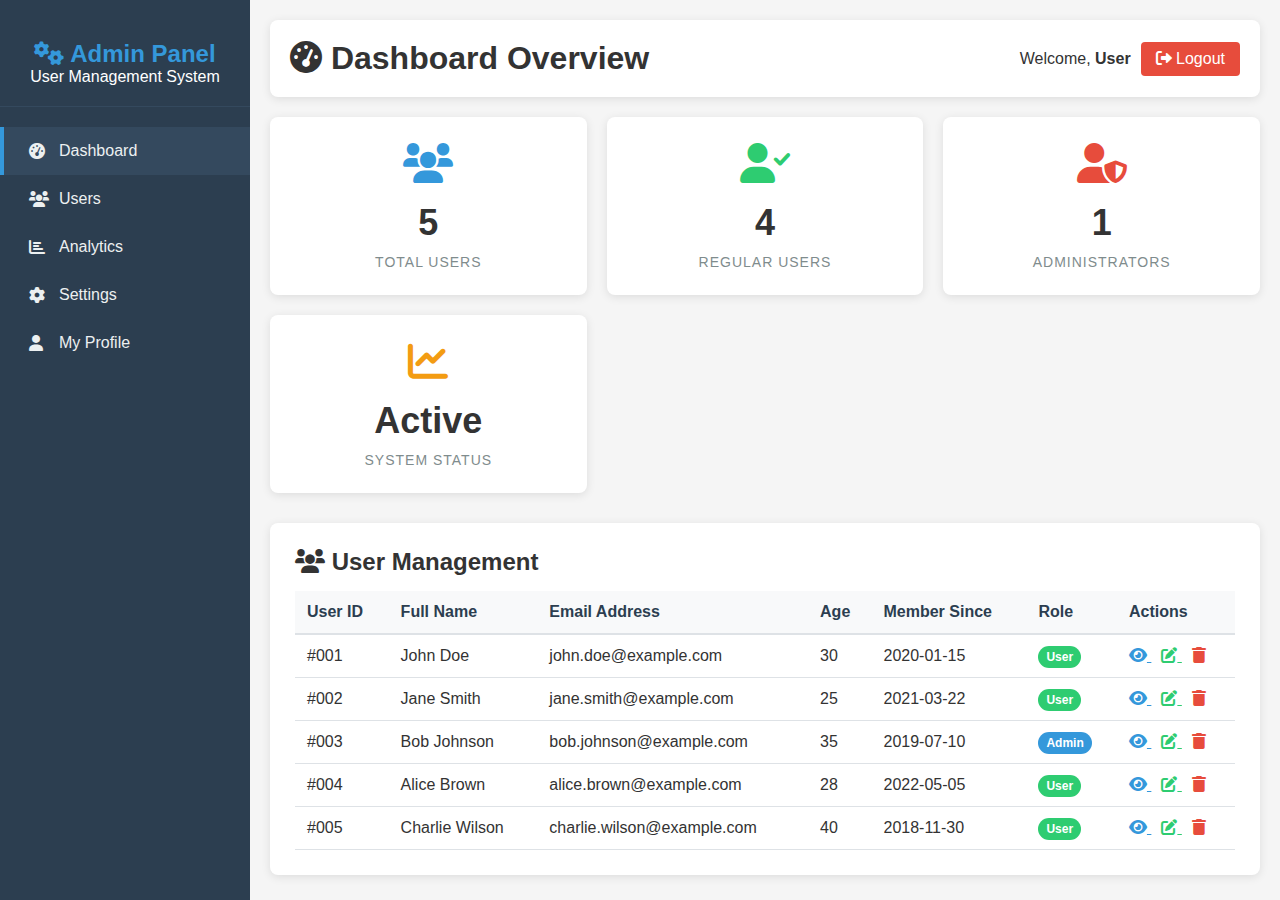
<file: another.html>
<!DOCTYPE html>
<html lang="en">
<head>
    <meta charset="UTF-8">
    <meta name="viewport" content="width=device-width, initial-scale=1.0">
    <title>User Management System</title>
    <style>
        * {
            margin: 0;
            padding: 0;
            box-sizing: border-box;
            font-family: 'Segoe UI', Tahoma, Geneva, Verdana, sans-serif;
        }
        
        body {
            background: #f5f5f5;
            color: #333;
        }
        
        .admin-container {
            display: flex;
            min-height: 100vh;
        }
        
        /* Sidebar */
        .sidebar {
            width: 250px;
            background: #2c3e50;
            color: white;
            padding: 20px 0;
            position: fixed;
            height: 100%;
            overflow-y: auto;
        }
        
        .logo {
            text-align: center;
            padding: 20px;
            border-bottom: 1px solid #34495e;
            margin-bottom: 20px;
        }
        
        .logo h2 {
            color: #3498db;
        }
        
        .nav-menu {
            list-style: none;
        }
        
        .nav-item {
            padding: 15px 25px;
            border-left: 4px solid transparent;
            transition: all 0.3s;
        }
        
        .nav-item:hover, .nav-item.active {
            background: #34495e;
            border-left: 4px solid #3498db;
        }
        
        .nav-item a {
            color: #ecf0f1;
            text-decoration: none;
            display: flex;
            align-items: center;
            gap: 10px;
        }
        
        .nav-item i {
            width: 20px;
        }
        
        /* Main Content */
        .main-content {
            flex: 1;
            margin-left: 250px;
            padding: 20px;
        }
        
        .header {
            background: white;
            padding: 20px;
            border-radius: 8px;
            margin-bottom: 20px;
            box-shadow: 0 2px 10px rgba(0,0,0,0.1);
            display: flex;
            justify-content: space-between;
            align-items: center;
        }
        
        .user-info {
            display: flex;
            align-items: center;
            gap: 10px;
        }
        
        .logout-btn {
            background: #e74c3c;
            color: white;
            padding: 8px 15px;
            border: none;
            border-radius: 4px;
            cursor: pointer;
            text-decoration: none;
        }
        
        .logout-btn:hover {
            background: #c0392b;
        }
        
        /* Stats Cards */
        .stats-grid {
            display: grid;
            grid-template-columns: repeat(auto-fit, minmax(250px, 1fr));
            gap: 20px;
            margin-bottom: 30px;
        }
        
        .stat-card {
            background: white;
            padding: 25px;
            border-radius: 8px;
            box-shadow: 0 2px 10px rgba(0,0,0,0.1);
            text-align: center;
            transition: transform 0.3s;
        }
        
        .stat-card:hover {
            transform: translateY(-5px);
        }
        
        .stat-icon {
            font-size: 40px;
            margin-bottom: 15px;
        }
        
        .stat-number {
            font-size: 36px;
            font-weight: bold;
            margin: 10px 0;
        }
        
        .stat-label {
            color: #7f8c8d;
            font-size: 14px;
            text-transform: uppercase;
            letter-spacing: 1px;
        }
        
        /* Tables */
        .recent-users {
            background: white;
            padding: 25px;
            border-radius: 8px;
            box-shadow: 0 2px 10px rgba(0,0,0,0.1);
        }
        
        table {
            width: 100%;
            border-collapse: collapse;
            margin-top: 15px;
        }
        
        th {
            background: #f8f9fa;
            padding: 12px;
            text-align: left;
            font-weight: 600;
            color: #2c3e50;
            border-bottom: 2px solid #dee2e6;
        }
        
        td {
            padding: 12px;
            border-bottom: 1px solid #dee2e6;
        }
        
        tr:hover {
            background: #f8f9fa;
        }
        
        .badge {
            padding: 4px 8px;
            border-radius: 20px;
            font-size: 12px;
            font-weight: bold;
        }
        
        .badge-admin {
            background: #3498db;
            color: white;
        }
        
        .badge-user {
            background: #2ecc71;
            color: white;
        }
        
        /* Responsive */
        @media (max-width: 768px) {
            .sidebar {
                width: 100%;
                height: auto;
                position: relative;
            }
            
            .main-content {
                margin-left: 0;
            }
            
            .stats-grid {
                grid-template-columns: 1fr;
            }
        }
    </style>
    <link rel="stylesheet" href="https://cdnjs.cloudflare.com/ajax/libs/font-awesome/6.0.0/css/all.min.css">
</head>
<body>
    <div class="admin-container">
        <!-- Sidebar -->
        <div class="sidebar">
            <div class="logo">
                <h2><i class="fas fa-cogs"></i> Admin Panel</h2>
                <p>User Management System</p>
            </div>
            
            <ul class="nav-menu">
                <li class="nav-item active">
                    <a href="#">
                        <i class="fas fa-tachometer-alt"></i>
                        Dashboard
                    </a>
                </li>
                <li class="nav-item">
                    <a href="#">
                        <i class="fas fa-users"></i>
                        Users
                    </a>
                </li>
                <li class="nav-item">
                    <a href="#">
                        <i class="fas fa-chart-bar"></i>
                        Analytics
                    </a>
                </li>
                <li class="nav-item">
                    <a href="#">
                        <i class="fas fa-cog"></i>
                        Settings
                    </a>
                </li>
                <li class="nav-item">
                    <a href="#">
                        <i class="fas fa-user"></i>
                        My Profile
                    </a>
                </li>
            </ul>
        </div>
        
        <!-- Main Content -->
        <div class="main-content">
            <!-- Header -->
            <div class="header">
                <h1><i class="fas fa-tachometer-alt"></i> Dashboard Overview</h1>
                <div class="user-info">
                    <span>Welcome, <strong>User</strong></span>
                    <a href="#" class="logout-btn">
                        <i class="fas fa-sign-out-alt"></i> Logout
                    </a>
                </div>
            </div>
            
            <!-- Statistics Cards -->
            <div class="stats-grid">
                <div class="stat-card">
                    <div class="stat-icon" style="color: #3498db;">
                        <i class="fas fa-users"></i>
                    </div>
                    <div class="stat-number">5</div>
                    <div class="stat-label">Total Users</div>
                </div>
                
                <div class="stat-card">
                    <div class="stat-icon" style="color: #2ecc71;">
                        <i class="fas fa-user-check"></i>
                    </div>
                    <div class="stat-number">4</div>
                    <div class="stat-label">Regular Users</div>
                </div>
                
                <div class="stat-card">
                    <div class="stat-icon" style="color: #e74c3c;">
                        <i class="fas fa-user-shield"></i>
                    </div>
                    <div class="stat-number">1</div>
                    <div class="stat-label">Administrators</div>
                </div>
                
                <div class="stat-card">
                    <div class="stat-icon" style="color: #f39c12;">
                        <i class="fas fa-chart-line"></i>
                    </div>
                    <div class="stat-number">Active</div>
                    <div class="stat-label">System Status</div>
                </div>
            </div>
            
            <!-- User Management Table -->
            <div class="recent-users">
                <h2><i class="fas fa-users"></i> User Management</h2>
                <table>
                    <thead>
                        <tr>
                            <th>User ID</th>
                            <th>Full Name</th>
                            <th>Email Address</th>
                            <th>Age</th>
                            <th>Member Since</th>
                            <th>Role</th>
                            <th>Actions</th>
                        </tr>
                    </thead>
                    <tbody>
                        <tr>
                            <td>#001</td>
                            <td>John Doe</td>
                            <td>john.doe@example.com</td>
                            <td>30</td>
                            <td>2020-01-15</td>
                            <td><span class="badge badge-user">User</span></td>
                            <td>
                                <a href="#" style="color: #3498db; margin-right: 10px;">
                                    <i class="fas fa-eye"></i>
                                </a>
                                <a href="#" style="color: #2ecc71; margin-right: 10px;">
                                    <i class="fas fa-edit"></i>
                                </a>
                                <a href="#" style="color: #e74c3c;">
                                    <i class="fas fa-trash"></i>
                                </a>
                            </td>
                        </tr>
                        <tr>
                            <td>#002</td>
                            <td>Jane Smith</td>
                            <td>jane.smith@example.com</td>
                            <td>25</td>
                            <td>2021-03-22</td>
                            <td><span class="badge badge-user">User</span></td>
                            <td>
                                <a href="#" style="color: #3498db; margin-right: 10px;">
                                    <i class="fas fa-eye"></i>
                                </a>
                                <a href="#" style="color: #2ecc71; margin-right: 10px;">
                                    <i class="fas fa-edit"></i>
                                </a>
                                <a href="#" style="color: #e74c3c;">
                                    <i class="fas fa-trash"></i>
                                </a>
                            </td>
                        </tr>
                        <tr>
                            <td>#003</td>
                            <td>Bob Johnson</td>
                            <td>bob.johnson@example.com</td>
                            <td>35</td>
                            <td>2019-07-10</td>
                            <td><span class="badge badge-admin">Admin</span></td>
                            <td>
                                <a href="#" style="color: #3498db; margin-right: 10px;">
                                    <i class="fas fa-eye"></i>
                                </a>
                                <a href="#" style="color: #2ecc71; margin-right: 10px;">
                                    <i class="fas fa-edit"></i>
                                </a>
                                <a href="#" style="color: #e74c3c;">
                                    <i class="fas fa-trash"></i>
                                </a>
                            </td>
                        </tr>
                        <tr>
                            <td>#004</td>
                            <td>Alice Brown</td>
                            <td>alice.brown@example.com</td>
                            <td>28</td>
                            <td>2022-05-05</td>
                            <td><span class="badge badge-user">User</span></td>
                            <td>
                                <a href="#" style="color: #3498db; margin-right: 10px;">
                                    <i class="fas fa-eye"></i>
                                </a>
                                <a href="#" style="color: #2ecc71; margin-right: 10px;">
                                    <i class="fas fa-edit"></i>
                                </a>
                                <a href="#" style="color: #e74c3c;">
                                    <i class="fas fa-trash"></i>
                                </a>
                            </td>
                        </tr>
                        <tr>
                            <td>#005</td>
                            <td>Charlie Wilson</td>
                            <td>charlie.wilson@example.com</td>
                            <td>40</td>
                            <td>2018-11-30</td>
                            <td><span class="badge badge-user">User</span></td>
                            <td>
                                <a href="#" style="color: #3498db; margin-right: 10px;">
                                    <i class="fas fa-eye"></i>
                                </a>
                                <a href="#" style="color: #2ecc71; margin-right: 10px;">
                                    <i class="fas fa-edit"></i>
                                </a>
                                <a href="#" style="color: #e74c3c;">
                                    <i class="fas fa-trash"></i>
                                </a>
                            </td>
                        </tr>
                    </tbody>
                </table>
            </div>
        </div>
    </div>
</body>
</html>
</file>
